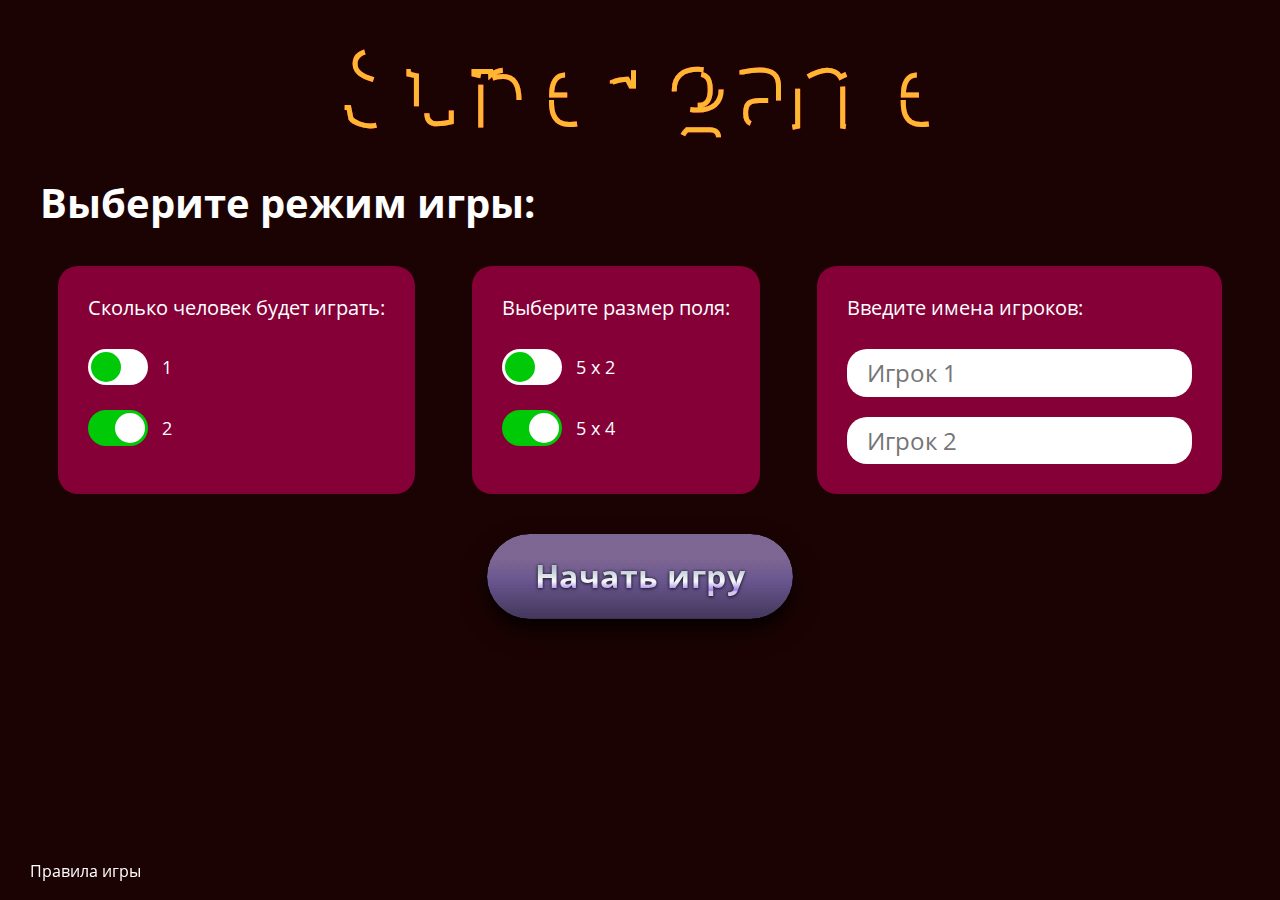
<file: index.html>
<!DOCTYPE html>
<html lang="ru">

<head>
  <meta charset="UTF-8">
  <meta http-equiv="X-UA-Compatible" content="IE=edge">
  <meta name="viewport" content="width=device-width, initial-scale=1.0">
  <title>Игра в пары</title>
  <link rel="icon" type="image/x-icon" href="./src/img/favicon-game.svg">
  <link rel="stylesheet" href="./src/css/normalize.css">
  <link rel="stylesheet" href="https://cdnjs.cloudflare.com/ajax/libs/animate.css/4.1.1/animate.min.css">
  <link rel="stylesheet" href="./src/css/style.css">
  <link rel="stylesheet" href="./src/css/btn-main.css">
  <link rel="stylesheet" href="./src/css/main.css">
</head>

<body>
  <section class="main">
    <div class="container">

      <div class="container-h1 animate__animated animate__backInDown">
        <svg viewBox="0 0 960 300">
          <symbol id="s-text">
            <text text-anchor="middle" x="50%" y="50%">Super game</text>
          </symbol>
          <g class="g-ants">
            <use xlink:href="#s-text" class="text-copy"></use>
            <use xlink:href="#s-text" class="text-copy"></use>
            <use xlink:href="#s-text" class="text-copy"></use>
            <use xlink:href="#s-text" class="text-copy"></use>
            <use xlink:href="#s-text" class="text-copy"></use>
          </g>
        </svg>
      </div>

      <h1 class="main__title">Выберите режим игры:</h1>

      <div class="main__block-param">

        <div class="main__card">
          <p class="main__descr">
            Cколько человек будет играть:
          </p>
          <label class="checkbox" for="checkboxPeople1">
            <input class="checkbox__inp" type="checkbox" id="checkboxPeople1">
            <span class="checkbox__inner">
              1
            </span>
          </label>

          <label class="checkbox" for="checkboxPeople2">
            <input class="checkbox__inp" type="checkbox" checked id="checkboxPeople2">
            <span class="checkbox__inner">
              2
            </span>
          </label>

        </div>

        <div class="main__card">
          <p class="main__descr">Выберите размер поля:</p>

          <label class="checkbox" for="checkbox">
            <input class="checkbox__inp" type="checkbox" id="checkbox">
            <span class="checkbox__inner">
              5 х 2
            </span>
          </label>

          <label class="checkbox" for="checkbox1">
            <input class="checkbox__inp" type="checkbox" checked id="checkbox1">
            <span class="checkbox__inner">
              5 х 4
            </span>
          </label>
        </div>

        <div class="main__card">
          <p class="main__descr">Введите имена игроков:</p>
          <input class="main__input" id="inp-1" type="text" placeholder="Игрок 1">
          <input class="main__input" id="inp-2" type="text" placeholder="Игрок 2">
        </div>

      </div>

      <div class="main__btn-block">
        <a href="game.html" class="main__btn sparkles">
          <span>Начать игру</span>
        </a>
      </div>

      <p class="main__regulations">Правила игры</p>
    </div>
  </section>

  <script type="module" src="./src/js/index.js"></script>
</body>

</html>
</file>
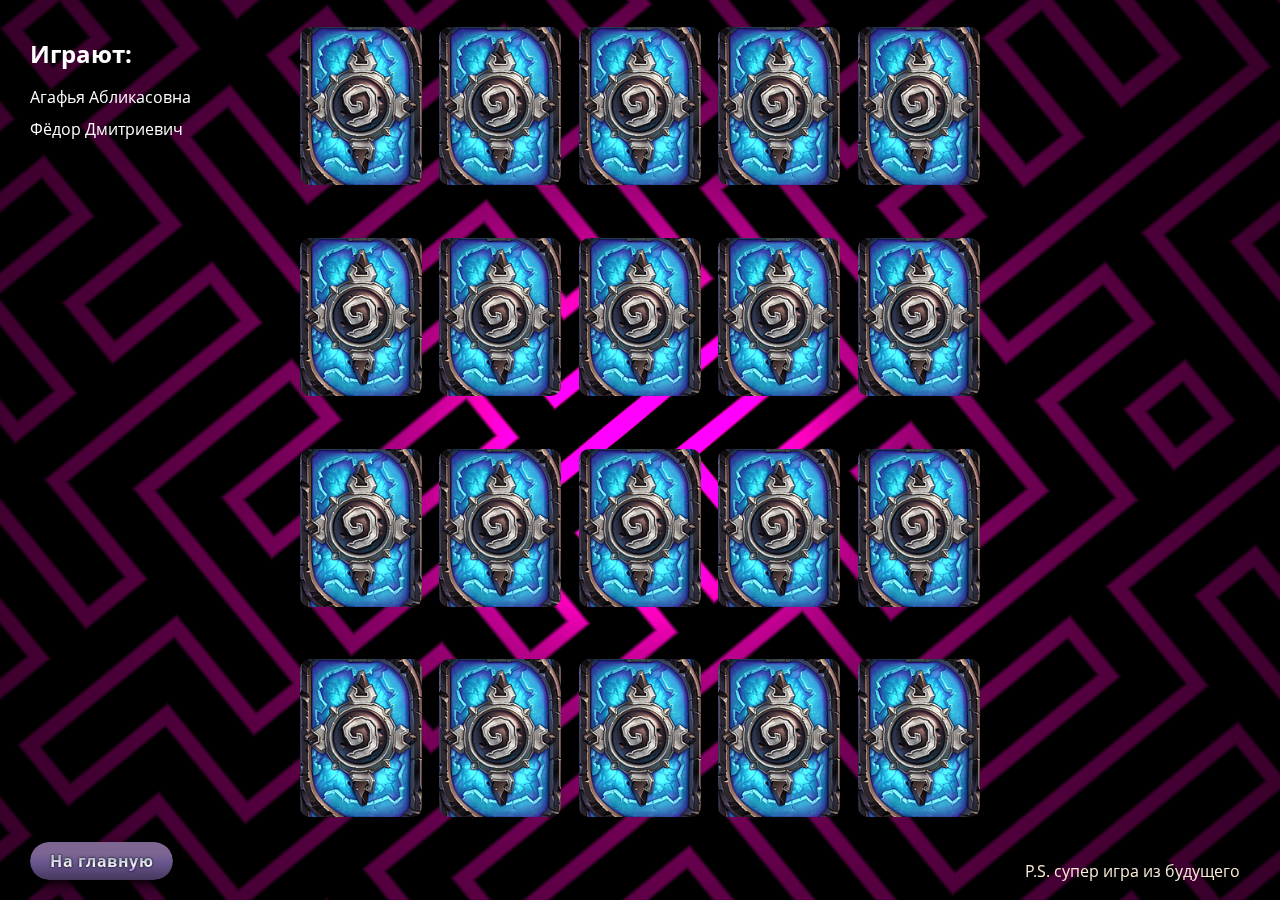
<file: game.html>
<!DOCTYPE html>
<html lang="ru">

<head>
  <meta charset="UTF-8">
  <meta http-equiv="X-UA-Compatible" content="IE=edge">
  <meta name="viewport" content="width=device-width, initial-scale=1.0">
  <title>Игра в пары</title>
  <link rel="icon" type="image/x-icon" href="./src/img/favicon-game.svg">
  <link rel="stylesheet" href="./src/css/normalize.css">
  <link rel="stylesheet" href="https://cdnjs.cloudflare.com/ajax/libs/animate.css/4.1.1/animate.min.css">
  <link rel="stylesheet" href="./src/css/hover-min.css">
  <link rel="stylesheet" href="./src/css/background.css">
  <link rel="stylesheet" href="./src/css/btn-main.css">
  <link rel="stylesheet" href="./src/css/style.css">
  <link rel="stylesheet" href="./src/css/game.css">
  <script defer src="./src/js/background.js"></script>
</head>

<body>
  <canvas id="canvas"></canvas>
  <div class="game">

    <div class="game__button">
      <button class="game__button-btn animate__animated animate__bounceIn sparkles" id="gameButton" type="button"
        tabindex="0">
        <span>Начать новую игру</span>
      </button>
    </div>

    <div class="container-game">
      <div class="game__block flex animate__animated animate__backInUp" id="game"></div>
    </div>

  </div>

  <div class="game__main">
    <a href="index.html" class="game__main-btn sparkles">
      <span>На главную</span>
    </a>
  </div>

  <footer class="game__footer flex">P.S. супер игра из будущего</footer>

  <script type="module" src="./src/js/main.js"></script>
</body>

</html>
</file>
<file: src/css/style.css>
html {
  box-sizing: border-box;
  width: 100%;
  max-width: 100%;
  scroll-behavior: smooth;
}

*,
*::before,
*::after {
  box-sizing: inherit;
}

body {
  position: relative;
  font-family: "OpenSans", sans-serif;
  font-style: normal;
  background-color: rgb(28, 3, 3);
}

a {
  color: inherit;
  text-decoration: none;
}

p {
  margin: 0;
}

img {
  width: 100%;
  object-fit: cover;
}

@font-face {
  font-family: "OpenSans";
  src: local("OpenSans-Italic"),
    url("/src/font/OpenSans-Italic.woff2") format("woff2"),
    url("/src/font/OpenSans-Italic.woff") format("woff");
  font-weight: 400;
  font-style: normal;
  font-display: swap;
}

@font-face {
  font-family: "OpenSans";
  src: local("OpenSans-Regular"),
    url("/src/font/OpenSans-Regular.woff2") format("woff2"),
    url("/src/font/OpenSans-Regular.woff") format("woff");
  font-weight: 400;
  font-style: normal;
  font-display: swap;
}

@font-face {
  font-family: "OpenSans";
  src: local("OpenSans-SemiBold"),
    url("/src/font/OpenSans-SemiBold.woff2") format("woff2"),
    url("/src/font/OpenSans-SemiBold.woff") format("woff");
  font-weight: 600;
  font-style: normal;
  font-display: swap;
}

@font-face {
  font-family: "OpenSans";
  src: local("OpenSans-Bold"),
    url("/src/font/OpenSans-Bold.woff2") format("woff2"),
    url("/src/font/OpenSans-Bold.woff") format("woff");
  font-weight: 700;
  font-style: normal;
  font-display: swap;
}

/* glob */

.list-reset {
  list-style: none;
  margin: 0;
  padding: 0;
}

.flex {
  display: flex;
}

.jf-sb {
  justify-content: space-between;
}

.jf-s-around {
  justify-content: space-around;
}

.al-i-c {
  align-items: center;
}

.fl-dr-col {
  flex-direction: column;
}

h1,
h2,
h3,
h4 {
  margin: 0;
}

.container {
  margin: 0 auto;
  padding: 0 40px;
  max-width: 1600px;
}

.container-game {
  margin: 0 auto;
  padding: 0 160px;
  max-width: 1000px;

}

@media (max-width:1024px) {

  .container-game {
    max-width: 800px;
  }
}

@media (max-width:768px) {

  .container-game {
    padding: 0 40px;
    max-width: 600px;
  }
}

.hidden {
  display: none;
}

/* @media (max-width: 1440px) {
  .container {
    max-width: 596px;
  }
  .container-h1 {
    margin-bottom: 5px;
  }
  svg {
    height: 150px;
  }
  .game__block {
    margin-bottom: 10px;
  }

  .game__card {
    height: 120px;
  }
  .game__card.open {
    font-size: 42px;
  }

  .game__card.success {
    font-size: 42px;
  }

  .game__button {
    padding: 6px 18px;
    font-size: 22px;

  }
}

@media (max-width: 1024px) {
  .game__block {
    margin-bottom: 15px;
  }
  .game__card {
    height: 100px;
    margin-bottom: 15px;
  }
}

@media (max-width: 768px) {
  .container {
    max-width: 400px;
  }

  .container-h1 {
    margin-bottom: 0;
  }

  svg {
    height: 100px;
  }

  .game__card {
    height: 80px;
  }

  .game__button {
    padding: 5px 15px;
    font-size: 14px ;
    line-height: 18px;
    border: 1px solid rgb(52, 120, 6);
    outline: 2px solid rgb(52, 120, 6);
    outline-offset: 3px;
  }

  .game__footer {
    font-size: 12px;
    font-weight: 400;
    line-height: 16px;
  }
}

@media (max-width: 768px) {
  .game__card.open {
    font-size: 36px;
  }

  .game__card.success {
    font-size: 36px;
  }
} */
</file>
<file: src/css/btn-main.css>
:root {
  --glitter: url("https://assets.codepen.io/13471/silver-glitter-background.png");
}

.sparkles {
  --clr: 260;
  --shadows: 0%;
  --shadowl: 0%;

  font-size: 2em;
  font-weight: 700;
  letter-spacing: 0.5px;
  border-radius: 5em;
  background: linear-gradient(
      0deg,
      hsla(var(--clr), 100%, 70%) 0%,
      hsla(var(--clr), 100%, 65%) 5%,
      hsla(var(--clr), 80%, 35%) 15%,
      hsla(var(--clr), 10%, 0%) 40%,
      hsla(var(--clr), 25%, 12%) 90%
  );
  background-size: 200% 300%;
  background-position: 0% 0%;
  box-shadow: inset 0 0 2px hsla(var(--clr), 30%, 20%);
  display: grid;
  grid-template-columns: 1fr;
  grid-template-rows: 1fr;
  place-items: center;
  padding: 0;
  position: relative;
  overflow: hidden;
  transform: translate(0px);

  transition: all 0.5s cubic-bezier(0.77, 0, 0.18, 1);

  box-shadow: 0 -0.5em 0.5em transparent, 0 0.5em 0.5em transparent, 0 0.5em 0.5em transparent, 0 0.5em 0.5em transparent,
      0 0.25em 0.3em -0.2em hsla(var(--clr), 0%, 0%, 0.5),
      0 0.35em 0.75em hsla(var(--clr), 0%, 0%, 0.75);
}

.sparkles::before,
.sparkles::after {
  --gradientPos: 50% 100%;
  content: " ";
  grid-column: 1;
  grid-row: 1;
  width: 100%;
  height: 100%;
  transition: inherit;
}

.sparkles:before {
  inset: 0;
  position: absolute;
  transform: translate3d(0, 0, 0.01px);
  border-radius: inherit;

  background-image: var(--glitter), var(--glitter),
      linear-gradient(180deg, black 0%, white 80%);
  background-size: 300px 170px, 280px 130px, 200% 200%;
  background-blend-mode: multiply, multiply, overlay;
  background-position: 0px 0px, 0px 0px, var(--gradientPos);
  background-repeat: repeat;

  mix-blend-mode: color-dodge;
  filter: brightness(2) contrast(.75);
  animation: bubble 20s linear infinite;
  animation-play-state: paused;
  opacity: 0.5;
  box-shadow: inset 0 -8px 10px -7px hsla(var(--clr), 70%, 80%, 0.75);
}

.sparkles:after {
  background-image: radial-gradient(
          ellipse at center 70%,
          hsla(var(--clr), 100%, 99%, 0.8) 5%,
          hsla(var(--clr), 90%, 80%, 1) 20%,
          transparent 50%,
          transparent 200%
      ),
      linear-gradient(
          90deg,
          hsla(var(--clr), 80%, 10%, 1) -10%,
          transparent 25%,
          transparent 75%,
          hsla(var(--clr), 80%, 10%, 1) 110%
      );
  box-shadow: inset 0 0.25em 0.75em rgba(0, 0, 0, 1),
      inset 0 -0.05em 0.2em rgba(255, 255, 255, 0.4),
      inset 0 -1px 3px hsla(var(--clr), 80%, 50%, 0.75);
  background-blend-mode: darken;
  background-repeat: no-repeat;
  background-size: 180% 80%, cover;
  background-position: center 220%;
  mix-blend-mode: hard-light;
  filter: blur(5px);
  opacity: 0;
}

.sparkles:hover,
.sparkles.over {
  --shadows: 90%;
  --shadowl: 80%;
  background-position: 100% 100%;

  transition: all 0.2s cubic-bezier(0.17, 0.84, 0.44, 1);

  box-shadow: 0 -0.2em 1.5em hsla(var(--clr), 90%, 50%, 0.3),
      0 0.5em 2em hsla(var(--clr), 90%, 70%, 0.55),
      0 0.25em 0.3em -0.2em hsla(var(--clr), 0%, 0%, 1),
      0 0.35em 0.75em hsla(var(--clr), 0%, 0%, 1),
      0 0.25em 0.5em -0.3em hsl(var(--clr), 30%, 99%, 1),
      0 0.25em 0.5em hsla(var(--clr), 20%, 30%, 0.35),
      inset 0 -2px 5px -2px rgba(255, 255, 255, 0.5);
}

.sparkles.over {
  transition-duration: 2s;
}

.sparkles:hover:before,
.sparkles.over:before {
  --gradientPos: 50% 50%;
  animation-play-state: running;
  filter: brightness(2) contrast(1);
  box-shadow: inset 0 -5px 10px -4px hsla(var(--clr), 70%, 80%, 0.3);
  opacity: .8;
}

.sparkles:hover:after,
.sparkles.over:after {
  opacity: .8;
  transform: translateY(0px);
}

.sparkles span {
  grid-column: 1;
  grid-row: 1;
  background-image: linear-gradient(
      hsl(calc(var(--clr) - 43), 27%, 85%) 0%,
      hsl(calc(var(--clr) - 60), 22%, 80%) 19%,
      hsl(calc(var(--clr) - 50), 20%, 75%) 30%,
      hsl(calc(var(--clr) - 52), 36%, 98%) 43%,
      hsl(var(--clr), 70%, 70%, 1) 51%,
      hsl(var(--clr), 50%, 85%, 1) 52%,
      rgb(255, 255, 255) 100%
  );
  background-size: 1em 3.45em;
  color: rgb(214, 222, 226);
  -webkit-text-fill-color: transparent;
  -webkit-background-clip: text;
  filter: drop-shadow(0 0 0.05em rgba(0,0,0,0.5)) drop-shadow(0 0.05em 0.05em rgba(0,0,0,0.5));
  transition-timing-function: inherit;
  transition-duration: inherit;
  transition-delay: 0s;
  padding: 0.75em 1.5em;
  transform: translateY(0);
  z-index: 10;
}

.sparkles:hover span,
.sparkles:active span,
.sparkles.over span {
  background-position-y: -100%;
}

.sparkles:active {
  transform: translateY(0.075em);
  box-shadow: 0 -0.2em 1.5em hsla(var(--clr), 90%, 50%, 0.4),
  0 0.5em 2em hsla(var(--clr), 90%, 70%, 0.65),
  0 0.15em 0.3em -0.2em hsla(var(--clr), 0%, 0%, 1),
  0 0.25em 0.75em hsla(var(--clr), 0%, 0%, 1),
  0 0.25em 0.5em -0.3em hsl(var(--clr), 30%, 99%, 1),
  0 0.25em 0.5em hsla(var(--clr), 20%, 30%, 0.45),
  inset 0 -2px 5px -2px rgba(255, 255, 255, 0.65);
  transition-duration: 0.1s;
}

.sparkles:active:before,
.sparkles:active:after {
  opacity: 1;
  filter: brightness(3) contrast(.75);
  animation-duration: 8s;
}
.sparkles:active:after {
  filter: brightness(1.35) contrast(.8) blur(5px);
}

@keyframes bubble {
  0% {
      background-position: 0px 340px, 0px 130px, var(--gradientPos);
  }
  100% {
      background-position: 0px 0px, 0px 0px, var(--gradientPos);
  }
}
</file>
<file: src/css/main.css>
.main {
  position: relative;
  padding-top: 180px;

  @media (max-width:1024px) {
    padding-top: 140px;
  }
}

.main__title {
  margin-bottom: 40px;
  font-size: 40px;
  color: white;

  @media (max-width:1024px) {
    font-size: 30px;
  }
}

.main__descr {
  margin-bottom: 30px;
  font-size: 20px;
  color: white;

  @media (max-width:1024px) {
    font-size: 16px;
  }
}

.main__block-param {
  display: flex;
  justify-content: space-around;
  margin-bottom: 40px;
  gap: 20px;

  @media (max-width:1024px) {
    /* flex-direction: column; */
    flex-wrap: wrap;
  }
}

.main__card {
  display: flex;
  flex-direction: column;
  padding: 30px;
  width: max-content;
  background-color: #840037;
  border-radius: 20px;
}

.main__input {
  padding: 10px 10px 10px 20px;
  border-radius: 20px;
  border: none;
  font-size: 24px;
}

.main__input:not(:last-child) {
  margin-bottom: 20px;
}

.main__regulations {
  position: fixed;
  bottom: 20px;
  left: 30px;
  font-size: 16px;
  color: white;
  cursor: pointer;

  @media (max-width:1024px) {
    font-size: 14px;
  }
}

.main__regulations::after {
  content: 'Суть игры очень простая. Карты выкладываются на стол «рубашкой» вверх. Далее по очереди каждый игрок открывает две любые карты. Если на них изображены одинаковые рисунки(цифры), он получает бал себе, и вскрывает следующую пару. Однако, если рисунки(цифры) разные, то карты возвращаются в исходное состояние на свои места, а ход переходит следующему игроку. Когда все карты будут разобраны, выбирается победитель – тот, кто набрал наибольшее количество баллов. ';
  display: none;
  position: absolute;
  bottom: 200%;
  left: 0;
  padding: 30px;
  width: 500%;
  background-color: #FFFFFF;
  color: #333333;
  font-size: 22px;
  border-radius: 15px;

}

@media (max-width:768px) {
  .main__regulations::after {
    padding: 20px;
    width: 300%;
    font-size: 14px;
  }
}

.main__regulations::before {
  content: "";
  display: none;
  position: absolute;
  bottom: 120%;
  left: 50%;
  width: 0;
  height: 0;
  border-width: 20px 15px 0 15px;
  border-color: #ffffff transparent transparent transparent;
  border-style: solid;
}

.main__regulations:hover::after,
.main__regulations:hover::before {
  display: block;
}

.main__btn {
  margin: 0 auto;
  max-width: max-content;
}

/*h1*/
@import url(https://fonts.googleapis.com/css?family=Montserrat);

.container-h1 {
  position: absolute;
  top: -20px;
  left: 50%;

  @media (max-width:1024px) {
    top: -50px
  }
}

svg {
  display: block;
  font: 8em 'Montserrat';
  height: 300px;
  margin: 0 auto;
  transform: translate(-50%);

  @media (max-width:1024px) {
    font: 6em 'Montserrat';
  }
}

.text-copy {
  fill: none;
  stroke: white;
  stroke-dasharray: 6% 29%;
  stroke-width: 5px;
  stroke-dashoffset: 0%;
  animation: stroke-offset 5.5s infinite linear;
}

.text-copy:nth-child(1) {
  stroke: #4D163D;
  animation-delay: -1;
}

.text-copy:nth-child(2) {
  stroke: #840037;
  animation-delay: -2s;
}

.text-copy:nth-child(3) {
  stroke: #BD0034;
  animation-delay: -3s;
}

.text-copy:nth-child(4) {
  stroke: #BD0034;
  animation-delay: -4s;
}

.text-copy:nth-child(5) {
  stroke: #FDB731;
  animation-delay: -5s;
}

@keyframes stroke-offset {
  100% {
    stroke-dashoffset: -35%;
  }
}

/* check-box */
.checkbox {
  display: inline-block;
  cursor: pointer;
}

.checkbox:not(:last-child) {
  margin-bottom: 24px;
}

.checkbox__inp {
  position: absolute;
  opacity: 0;
  width: 0;
  height: 0;
  appearance: none;
}

.checkbox__inner {
  display: inline-block;
  position: relative;
  font-size: 18px;
  color: white;
  padding: 8px;
  padding-left: 74px;
}

.checkbox__inner:before {
  display: block;
  content: "";
  position: absolute;
  left: 0;
  top: 0;
  width: 60px;
  height: 36px;
  border-radius: 18px;
  background-color: white;
  transition: background-color .3s;
}

.checkbox__inner::after {
  display: block;
  content: "";
  position: absolute;
  width: 30px;
  height: 30px;
  border-radius: 15px;
  background-color: rgb(0, 201, 7);
  left: 3px;
  top: 3px;
  transition: background-color .3s, left .3s;
}

.checkbox__inp:checked+.checkbox__inner::before {
  background-color: rgb(0, 201, 7);
}

.checkbox__inp:checked+.checkbox__inner::after {
  background-color: white;
  left: 27px;
}

.checkbox__inp:focus+.checkbox__inner:before {
  outline: 1px solid gray;
  outline-offset: 3px;
}
</file>
<file: src/css/background.css>
* {
  box-sizing: border-box;
}

html, body {
  margin: 0;
  min-height: 100vh;
  overflow: hidden;

  background:
  repeating-radial-gradient(
  circle at center,
    #444 0 10%,
    #111 10% 20%
  );

  touch-action: none;
}

canvas {
  width: 100%;
  height: auto;
  object-fit: contain;
  position: absolute;
}
</file>
<file: src/css/game.css>
.game__block {
  flex-wrap: wrap;
  justify-content: space-between;
  align-items: center;
  align-content: space-between;
  width: 100%;
  height: 90vh;
  padding-bottom: 20px;
  margin: 4% 0 2% 0;
}

@media (max-width:768px) {
  .game__block {
    padding-bottom: 30px;
  }
}

.game__card {
  width: 18%;
  height: 20%;
  color: transparent;
  background-image: url('/src/img/bgi-card.png');
  background-repeat: no-repeat;
  background-size: cover;
  background-position: center center;
  border-radius: 10px;
  cursor: pointer;
  /* filter: grayscale(200); */
  transition: filter .3s ease-in-out,
    opacity .3s ease-in-out,
    background-color .3s ease-in-out,
    color .3s ease-in-out,
    outline .3s ease-in-out;
}

.game__card:focus-visible {
  outline: 4px solid black;
  outline-offset: 3px;
  filter: grayscale(0);
  opacity: 1;
}

.game__card:hover {
  filter: grayscale(0);
  opacity: 1;
}

.game__card:active {
  outline: 4px solid rgb(62, 101, 243);
  outline-offset: 3px;
}

.game__card.open {
  display: flex;
  justify-content: center;
  align-items: center;
  background: rgb(63, 94, 251);
  background: radial-gradient(circle, rgba(63, 94, 251, 1) 0%, rgba(62, 57, 58, 1) 100%);
  color: red;
  font-size: 42px;
  font-weight: bold;
  border: 3px solid red;
  z-index: 1;
  opacity: 1;
}

.game__card.success {
  display: flex;
  justify-content: center;
  align-items: center;
  font-size: 42px;
  font-weight: bold;
  background: rgb(36, 249, 2);
  background: radial-gradient(circle, rgba(36, 249, 2, 1) 0%, rgba(57, 59, 62, 1) 100%);
  color: red;
  border: 3px solid red;
  filter: grayscale(0);
  opacity: 1;
}

.game__button {
  position: absolute;
  top: 50%;
  left: 50%;
  transform: translate(-50%, -50%);
  z-index: 100;
}

.game__button-btn {
  display: none;
  padding: 12px 20px;
  cursor: pointer;
}

.game__button-btn.restart {
  display: inline-block;
}

/*footer*/
.game__footer {
  position: fixed;
  bottom: 20px;
  right: 40px;
  font-size: 16px;
  font-weight: 400;
  line-height: 18px;
  color: antiquewhite;
}

@media (max-width:440px) {

  .game__footer {
    display: none;;
  }
}

.game__main {

  .game__main-btn {
    position: fixed;
    bottom: 20px;
    left: 30px;
  }

  .sparkles {
    font-size: 16px;
  }

  .sparkles span {
    padding: 10px 20px;
  }
}

.block-player {
  position: fixed;
  top: 40px;
  left: 30px;
}

.title-player {
  color: white;
  margin-bottom: 20px;
}

.name-player {
  color: white;
  margin-bottom: 14px;
}
</file>
